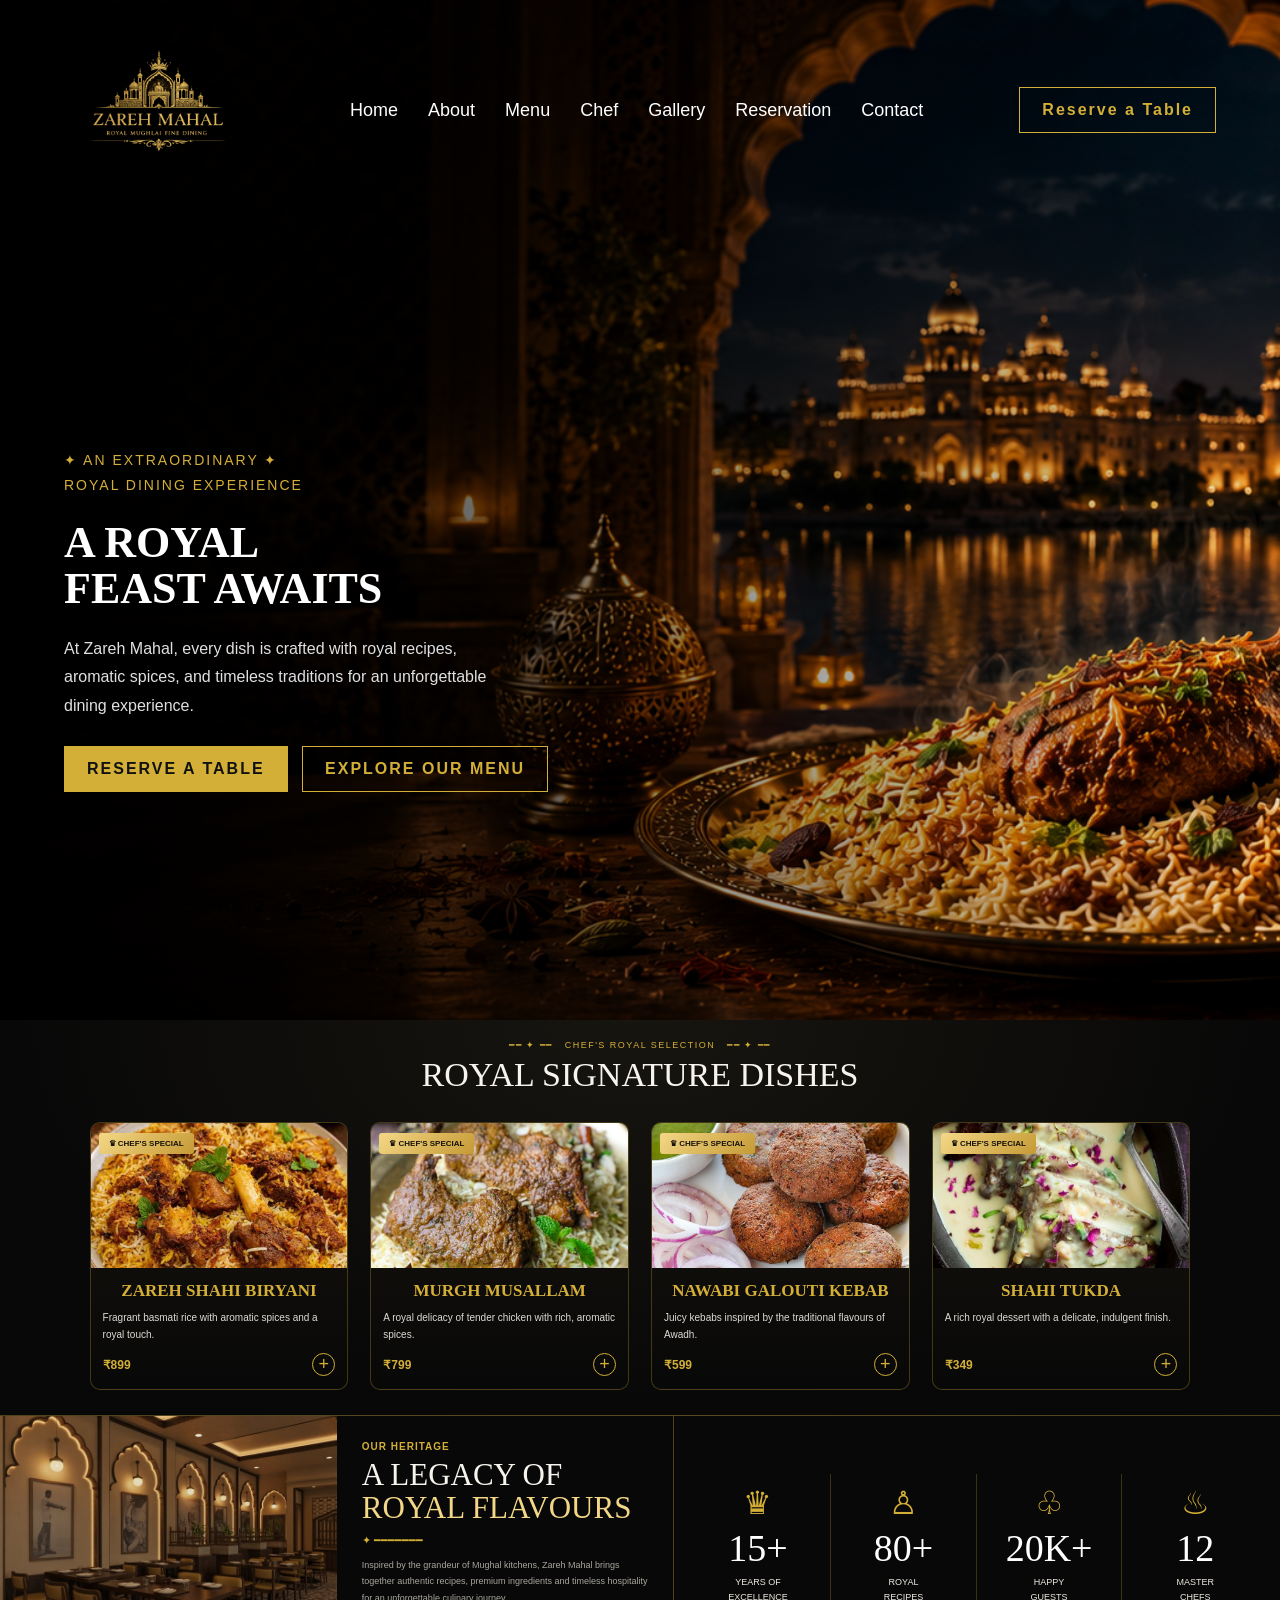
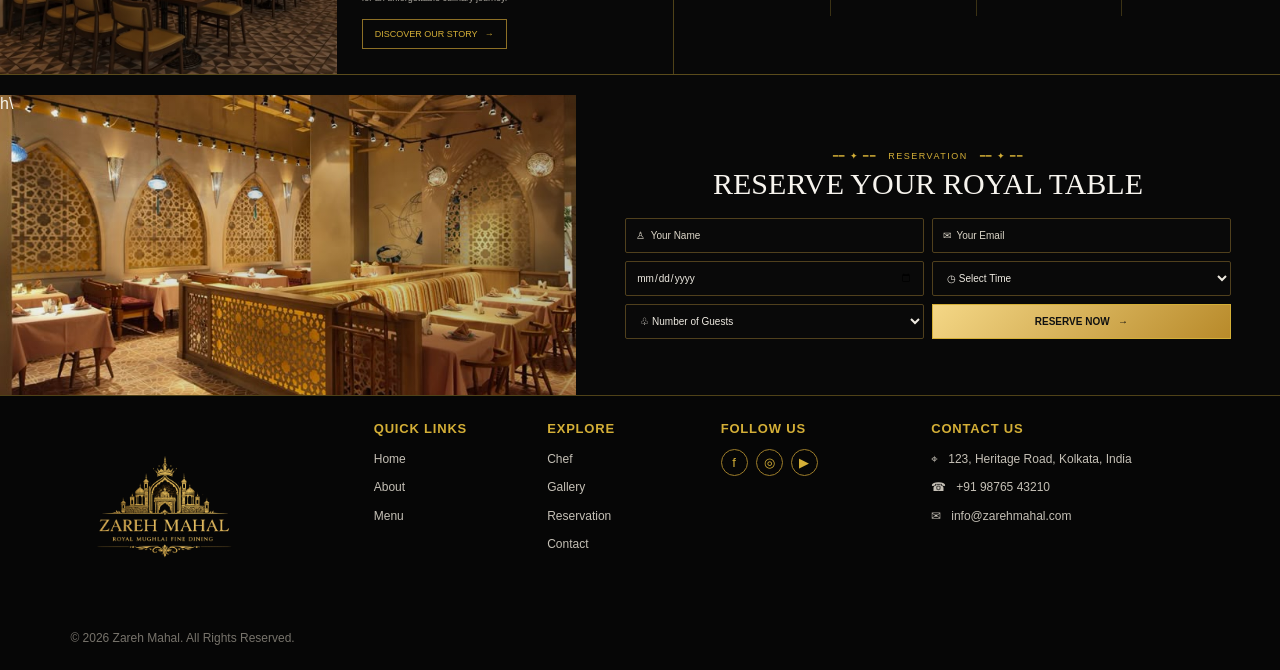
<file: index.html>
<!DOCTYPE html>
<html lang="en">
<head>
    <meta charset="UTF-8">
    <meta name="viewport" content="width=device-width, initial-scale=1.0">
    <title>Zareh Mahal | Royal Mughlai Fine Dining</title>
    <link rel="stylesheet" href="styles.css">
</head>

<body>

    <section class="hero">

    <!-- Navbar -->
    <nav class="navbar">
        <div class="logo">
            <img src="pictures/zareh mahal logo.png"
                 alt="Zareh Mahal Logo">
        </div>

        <ul class="nav-links">
            <li><a href="#home">Home</a></li>
            <li><a href="#about">About</a></li>
            <li><a href="menu.html">Menu</a></li>
            <li><a href="#chef">Chef</a></li>
            <li><a href="#gallery">Gallery</a></li>
            <li><a href="#reservation">Reservation</a></li>
            <li><a href="#contact">Contact</a></li>
        </ul>

        <button class="reserve" onclick="window.location.href='#reservation'">Reserve a Table</button>
    </nav>

    <!-- Hero content -->
    <div class="hero-container">
        <div class="hero-content">

            <span class="tagline">
                ✦ AN EXTRAORDINARY ✦
                <br>
                ROYAL DINING EXPERIENCE
            </span>

            <h1>
                A ROYAL<br>
                FEAST AWAITS
            </h1>

            <p>
                At Zareh Mahal, every dish is crafted with royal
                recipes, aromatic spices, and timeless traditions
                for an unforgettable dining experience.
            </p>

            <button class="btn1" onclick="window.location.href='#reservation'">RESERVE A TABLE</button>
            <a href="menu.html">
                <button class="btn2">EXPLORE OUR MENU</button>
            </a>

        </div>
    </div>

</section>


    <!-- SIGNATURE DISHES -->
    <section class="signature-section" id="gallery">

        <div class="section-heading">
            <span>━━ ✦ ━━ &nbsp; CHEF'S ROYAL SELECTION &nbsp; ━━ ✦ ━━</span>
            <h2>ROYAL SIGNATURE DISHES</h2>
        </div>

        <div class="dish-container">

            <article class="dish-card">
                <div class="dish-image">
                    <img
                        src="pictures/Zareh Shahi Biryani.jpg"
                        alt="Royal biryani"
                    >
                    <span class="special-badge">♛ CHEF'S SPECIAL</span>
                </div>

                <div class="dish-info">
                    <h3>ZAREH SHAHI BIRYANI</h3>
                    <p>Fragrant basmati rice with aromatic spices and a royal touch.</p>
                    <div class="dish-bottom">
                        <strong>₹899</strong>
                        <a href="menu.html" class="plus-button" aria-label="Explore biryani">+</a>
                    </div>
                </div>
            </article>


            <article class="dish-card">
                <div class="dish-image">
                    <img
                        src="pictures/Murgh Musallam.jpg"
                        alt="Roasted chicken"
                    >
                    <span class="special-badge">♛ CHEF'S SPECIAL</span>
                </div>

                <div class="dish-info">
                    <h3>MURGH MUSALLAM</h3>
                    <p>A royal delicacy of tender chicken with rich, aromatic spices.</p>
                    <div class="dish-bottom">
                        <strong>₹799</strong>
                        <a href="menu.html" class="plus-button" aria-label="Explore chicken dishes">+</a>
                    </div>
                </div>
            </article>


            <article class="dish-card">
                <div class="dish-image">
                    <img
                        src="pictures/Galouti Kebab.jpg"
                        alt="Kebab platter"
                    >
                    <span class="special-badge">♛ CHEF'S SPECIAL</span>
                </div>

                <div class="dish-info">
                    <h3>NAWABI GALOUTI KEBAB</h3>
                    <p>Juicy kebabs inspired by the traditional flavours of Awadh.</p>
                    <div class="dish-bottom">
                        <strong>₹599</strong>
                        <a href="menu.html" class="plus-button" aria-label="Explore kebabs">+</a>
                    </div>
                </div>
            </article>


            <article class="dish-card">
                <div class="dish-image">
                    <img
                        src="pictures/Shahi Tukda.jpg"
                        alt="Royal dessert"
                    >
                    <span class="special-badge">♛ CHEF'S SPECIAL</span>
                </div>

                <div class="dish-info">
                    <h3>SHAHI TUKDA</h3>
                    <p>A rich royal dessert with a delicate, indulgent finish.</p>
                    <div class="dish-bottom">
                        <strong>₹349</strong>
                        <a href="menu.html" class="plus-button" aria-label="Explore desserts">+</a>
                    </div>
                </div>
            </article>

        </div>
    </section>


    <!-- HERITAGE SECTION -->
    <section class="heritage-section" id="about">

        <div class="heritage-image"></div>

        <div class="heritage-content">
            <span class="eyebrow">OUR HERITAGE</span>

            <h2>
                A LEGACY OF
                <span>ROYAL FLAVOURS</span>
            </h2>

            <div class="small-divider">✦ ━━━━━━━</div>

            <p>
                Inspired by the grandeur of Mughal kitchens,
                Zareh Mahal brings together authentic recipes,
                premium ingredients and timeless hospitality
                for an unforgettable culinary journey.
            </p>

            <a href="#contact" class="small-button">
                DISCOVER OUR STORY &nbsp; →
            </a>
        </div>

        <div class="stats-container" id="chef">

            <div class="stat">
                <span class="stat-icon">♛</span>
                <strong>15+</strong>
                <p>YEARS OF<br>EXCELLENCE</p>
            </div>

            <div class="stat">
                <span class="stat-icon">♙</span>
                <strong>80+</strong>
                <p>ROYAL<br>RECIPES</p>
            </div>

            <div class="stat">
                <span class="stat-icon">♧</span>
                <strong>20K+</strong>
                <p>HAPPY<br>GUESTS</p>
            </div>

            <div class="stat">
                <span class="stat-icon">♨</span>
                <strong>12</strong>
                <p>MASTER<br>CHEFS</p>
            </div>

        </div>
    </section>


    <!-- RESERVATION SECTION -->
    <section class="reservation-section" id="reservation">

        <div class="reservation-image">h\</div>

        <div class="reservation-content">

            <div class="section-heading">
                <span>━━ ✦ ━━ &nbsp; RESERVATION &nbsp; ━━ ✦ ━━</span>
                <h2>RESERVE YOUR ROYAL TABLE</h2>
            </div>

            <form class="reservation-form" action="#" method="get">

                <input
                    type="text"
                    name="name"
                    placeholder="♙  Your Name"
                    aria-label="Your name"
                    required
                >

                <input
                    type="email"
                    name="email"
                    placeholder="✉  Your Email"
                    aria-label="Your email"
                    required
                >

                <input
                    type="date"
                    name="date"
                    aria-label="Reservation date"
                    required
                >

                <select name="time" aria-label="Reservation time" required>
                    <option value=""disabled selected>◷ Select Time</option>
                    <option>12:00 PM</option>
                    <option>1:00 PM</option>
                    <option>2:00 PM</option>
                    <option>7:00 PM</option>
                    <option>8:00 PM</option>
                    <option>9:00 PM</option>
                </select>

                <select name="guests" aria-label="Number of guests" required>
                    <option value=""disabled selected>♧ Number of Guests</option>
                    <option>1 Guest</option>
                    <option>2 Guests</option>
                    <option>3 Guests</option>
                    <option>4 Guests</option>
                    <option>5 Guests</option>
                    <option>6+ Guests</option>
                </select>

                <button type="submit" class="reserve-submit">
                    RESERVE NOW &nbsp; →
                </button>

            </form>
        </div>
    </section>


    <!-- FOOTER -->
    <footer class="footer" id="contact">

        <div class="footer-brand">
            <a href="#home" class="logo">
                <img src="pictures/zareh mahal logo.png" alt="">
            </a>

            <p>© 2026 Zareh Mahal. All Rights Reserved.</p>
        </div>

        <div class="footer-column">
            <h4>QUICK LINKS</h4>
            <a href="#home">Home</a>
            <a href="#about">About</a>
            <a href="menu.html">Menu</a>
        </div>

        <div class="footer-column">
            <h4>EXPLORE</h4>
            <a href="#chef">Chef</a>
            <a href="#gallery">Gallery</a>
            <a href="#reservation">Reservation</a>
            <a href="#contact">Contact</a>
        </div>

        <div class="footer-column">
            <h4>FOLLOW US</h4>
            <div class="social-links">
                <a href="https://www.facebook.com/" aria-label="Facebook">f</a>
                <a href="https://www.instagram.com/" aria-label="Instagram">◎</a>
                <a href="https://www.youtube.com/" aria-label="YouTube">▶</a>
            </div>
        </div>

        <div class="footer-column contact-column">
            <h4>CONTACT US</h4>
            <p>⌖ &nbsp; 123, Heritage Road, Kolkata, India</p>
            <p>☎ &nbsp; +91 98765 43210</p>
            <p>✉ &nbsp; info@zarehmahal.com</p>
        </div>

    </footer>

</body>
</html>
</file>
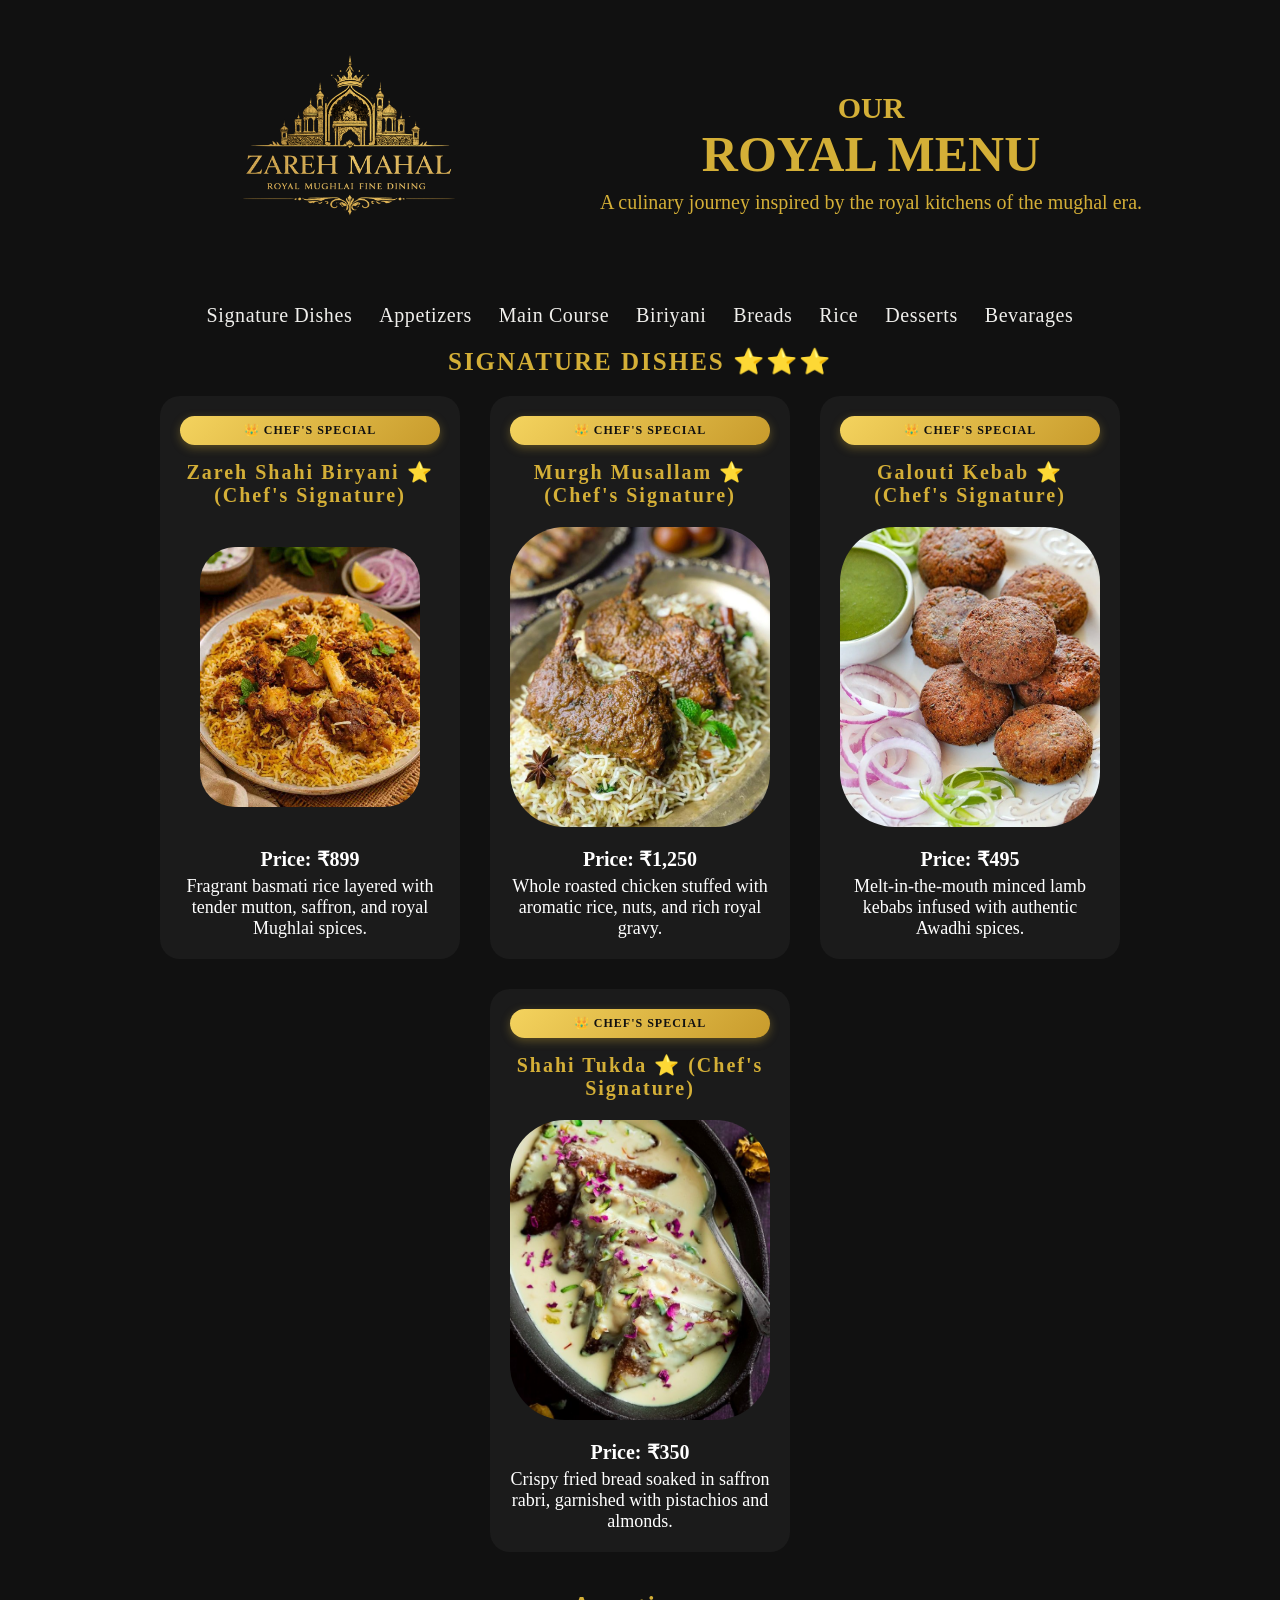
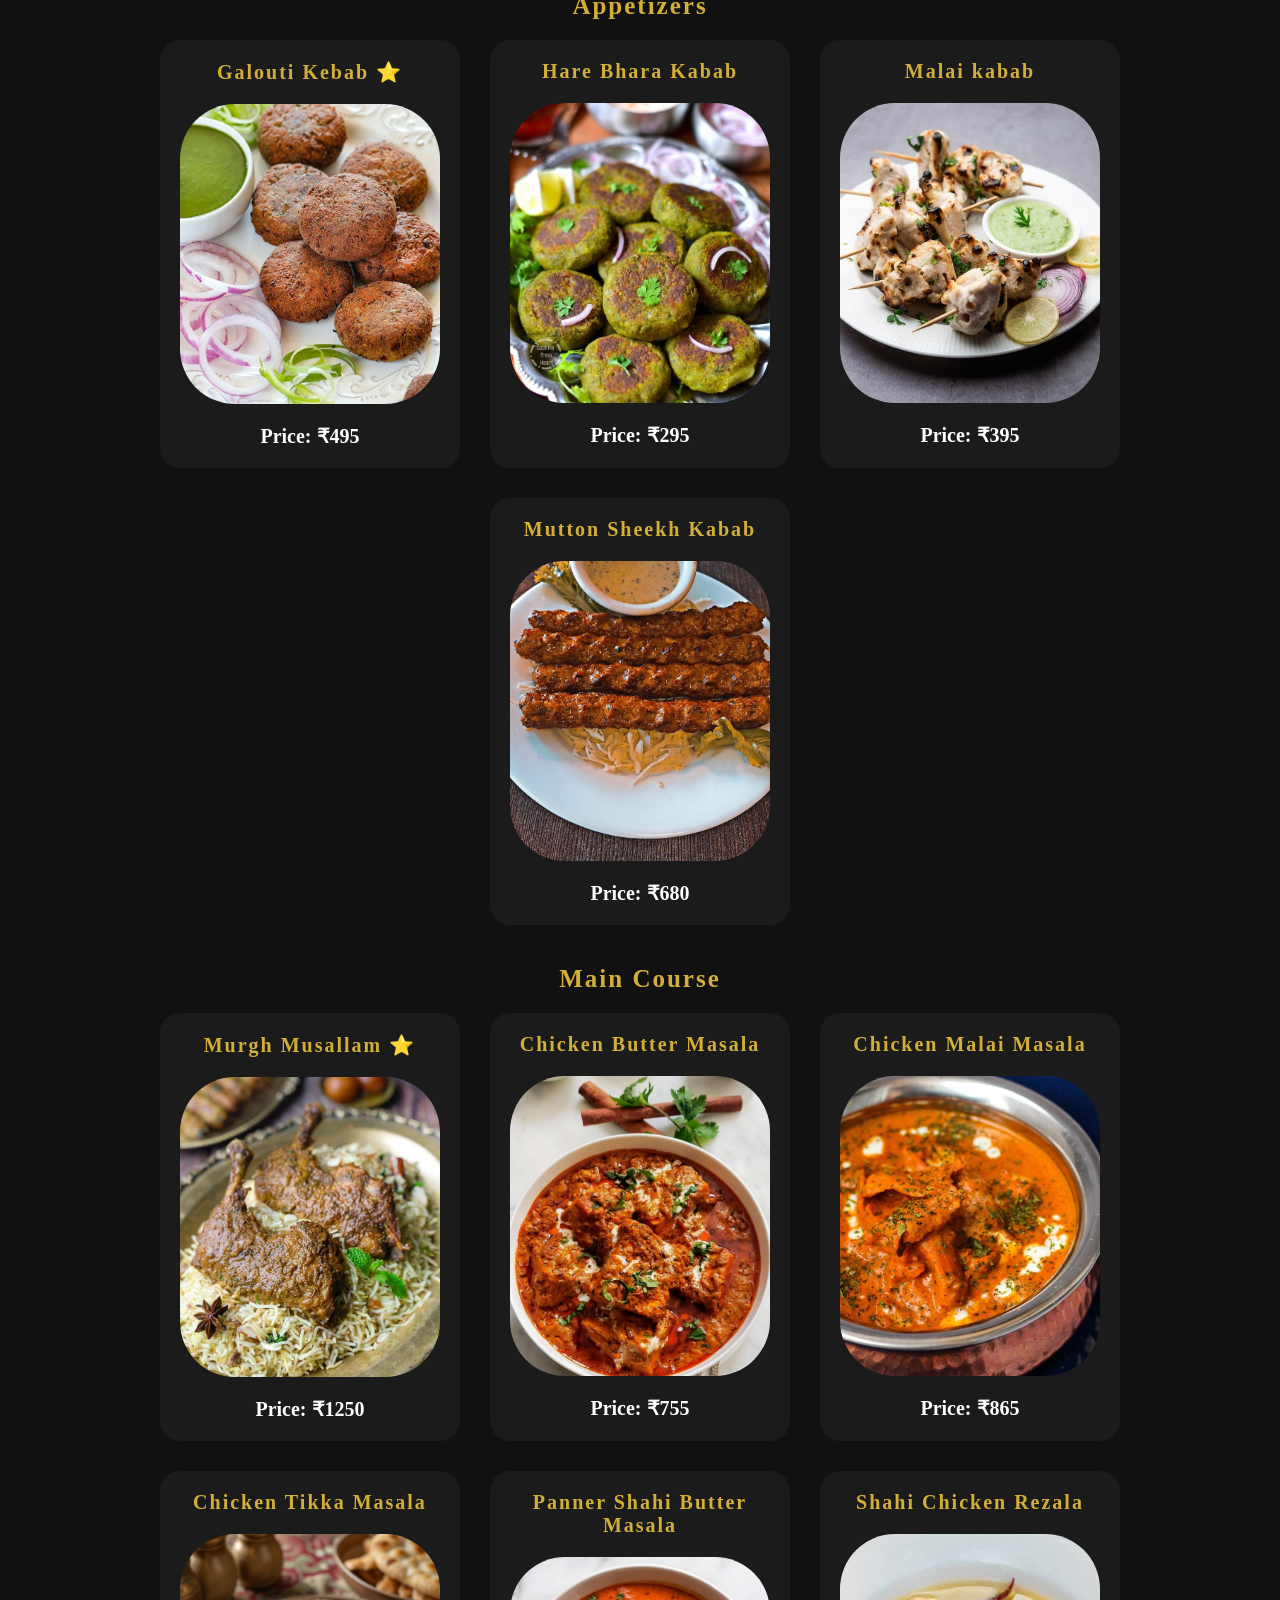
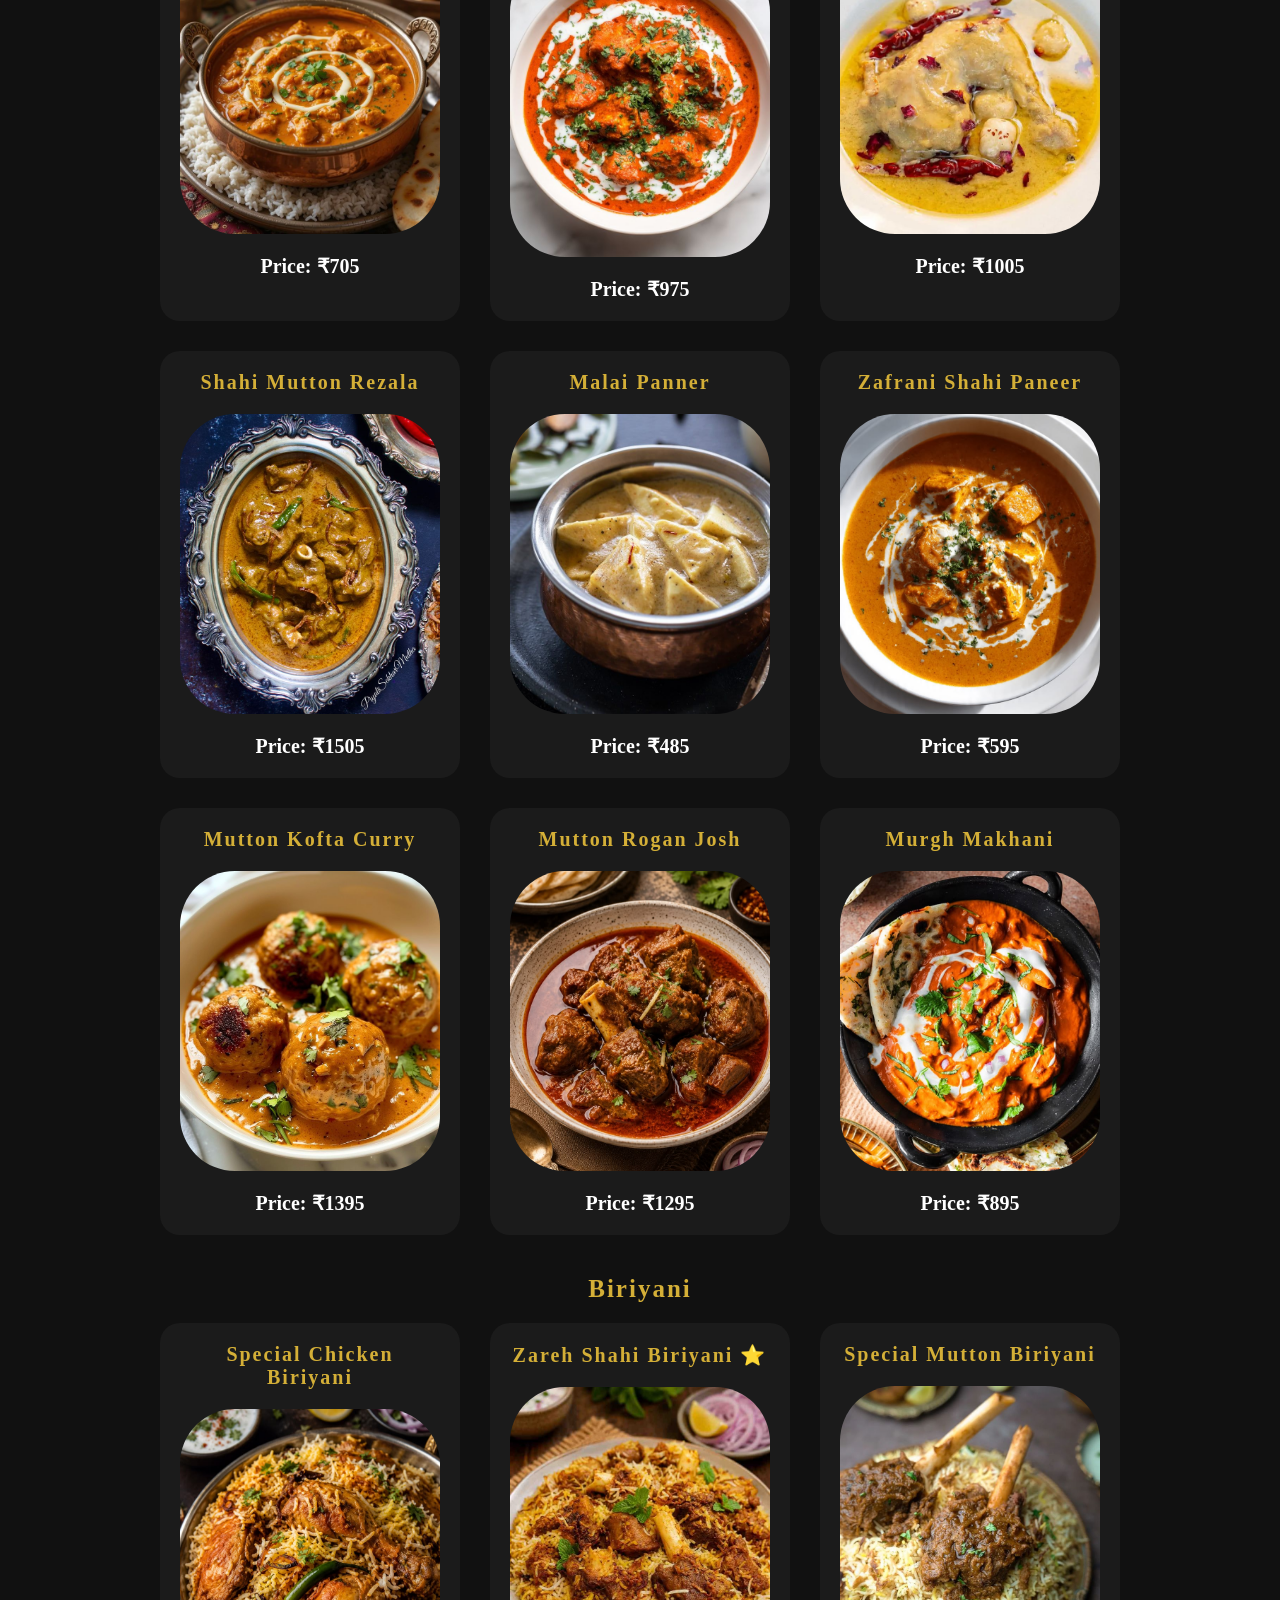
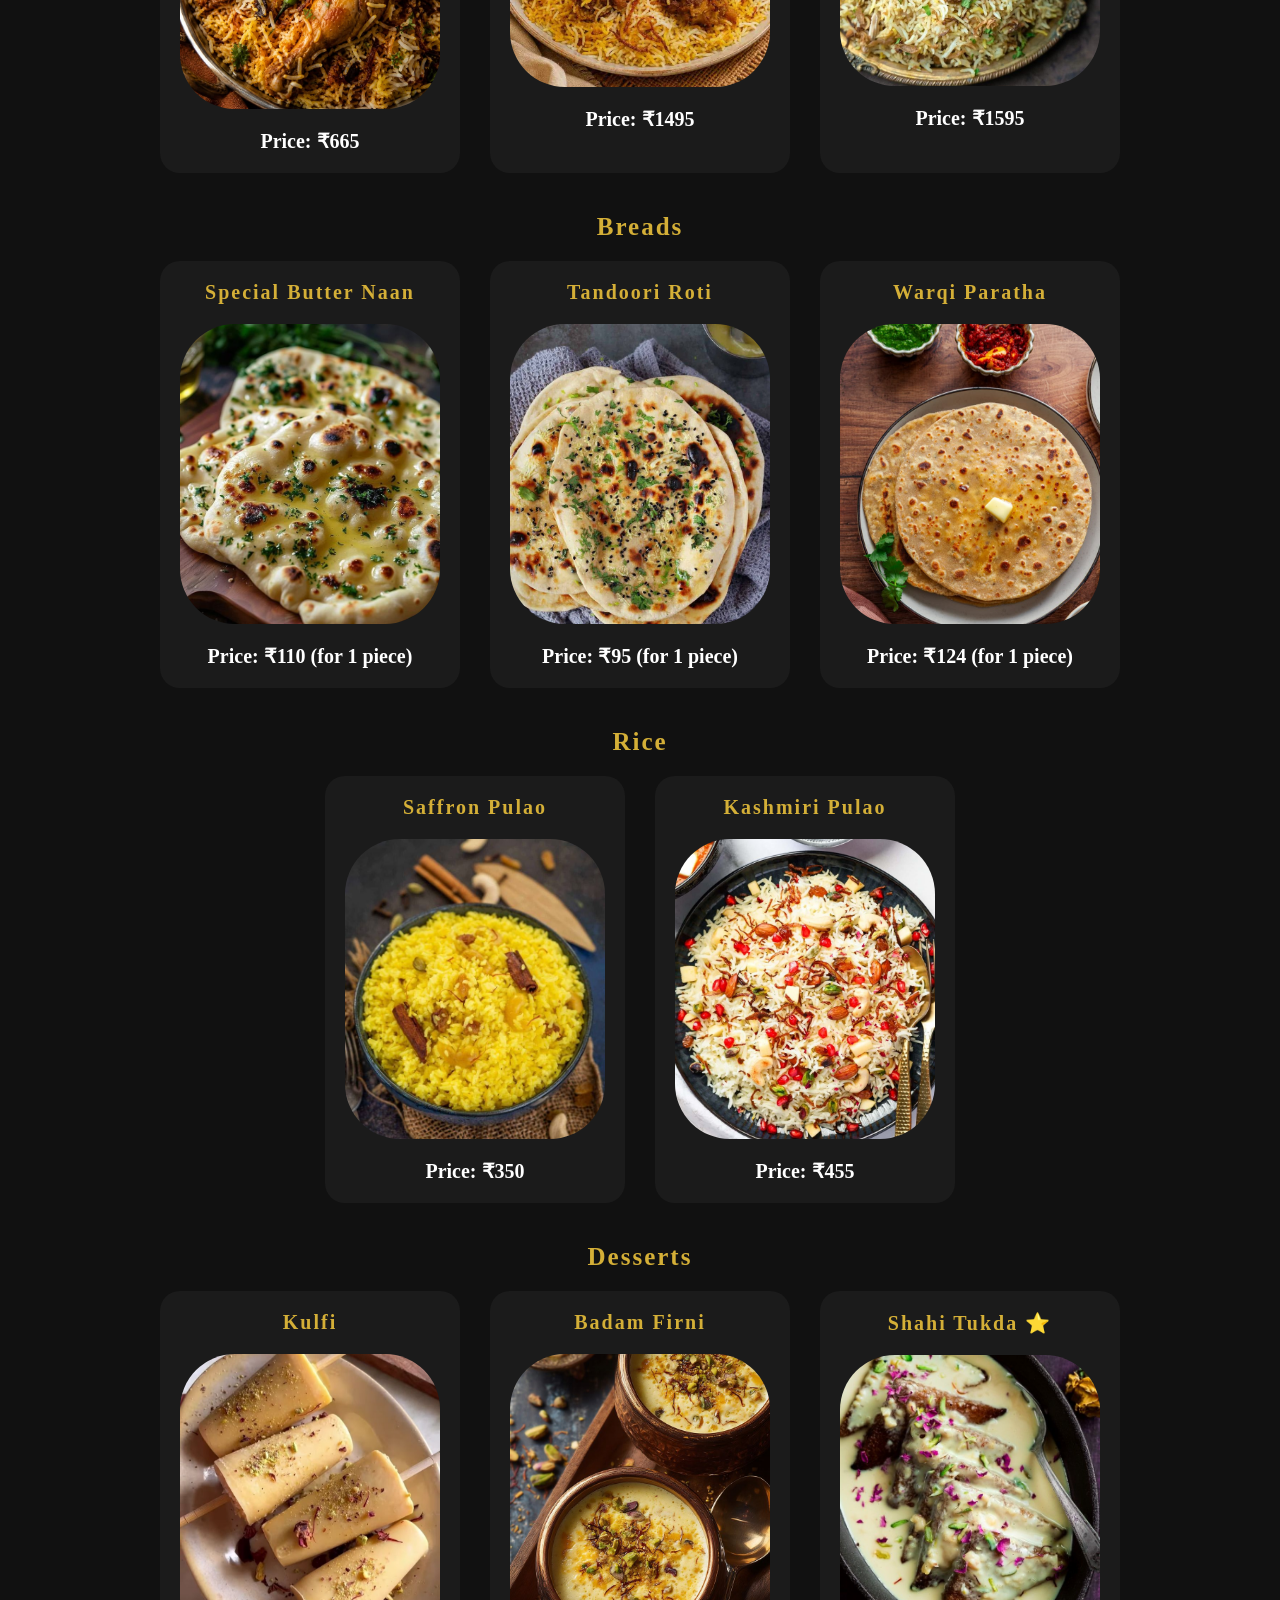
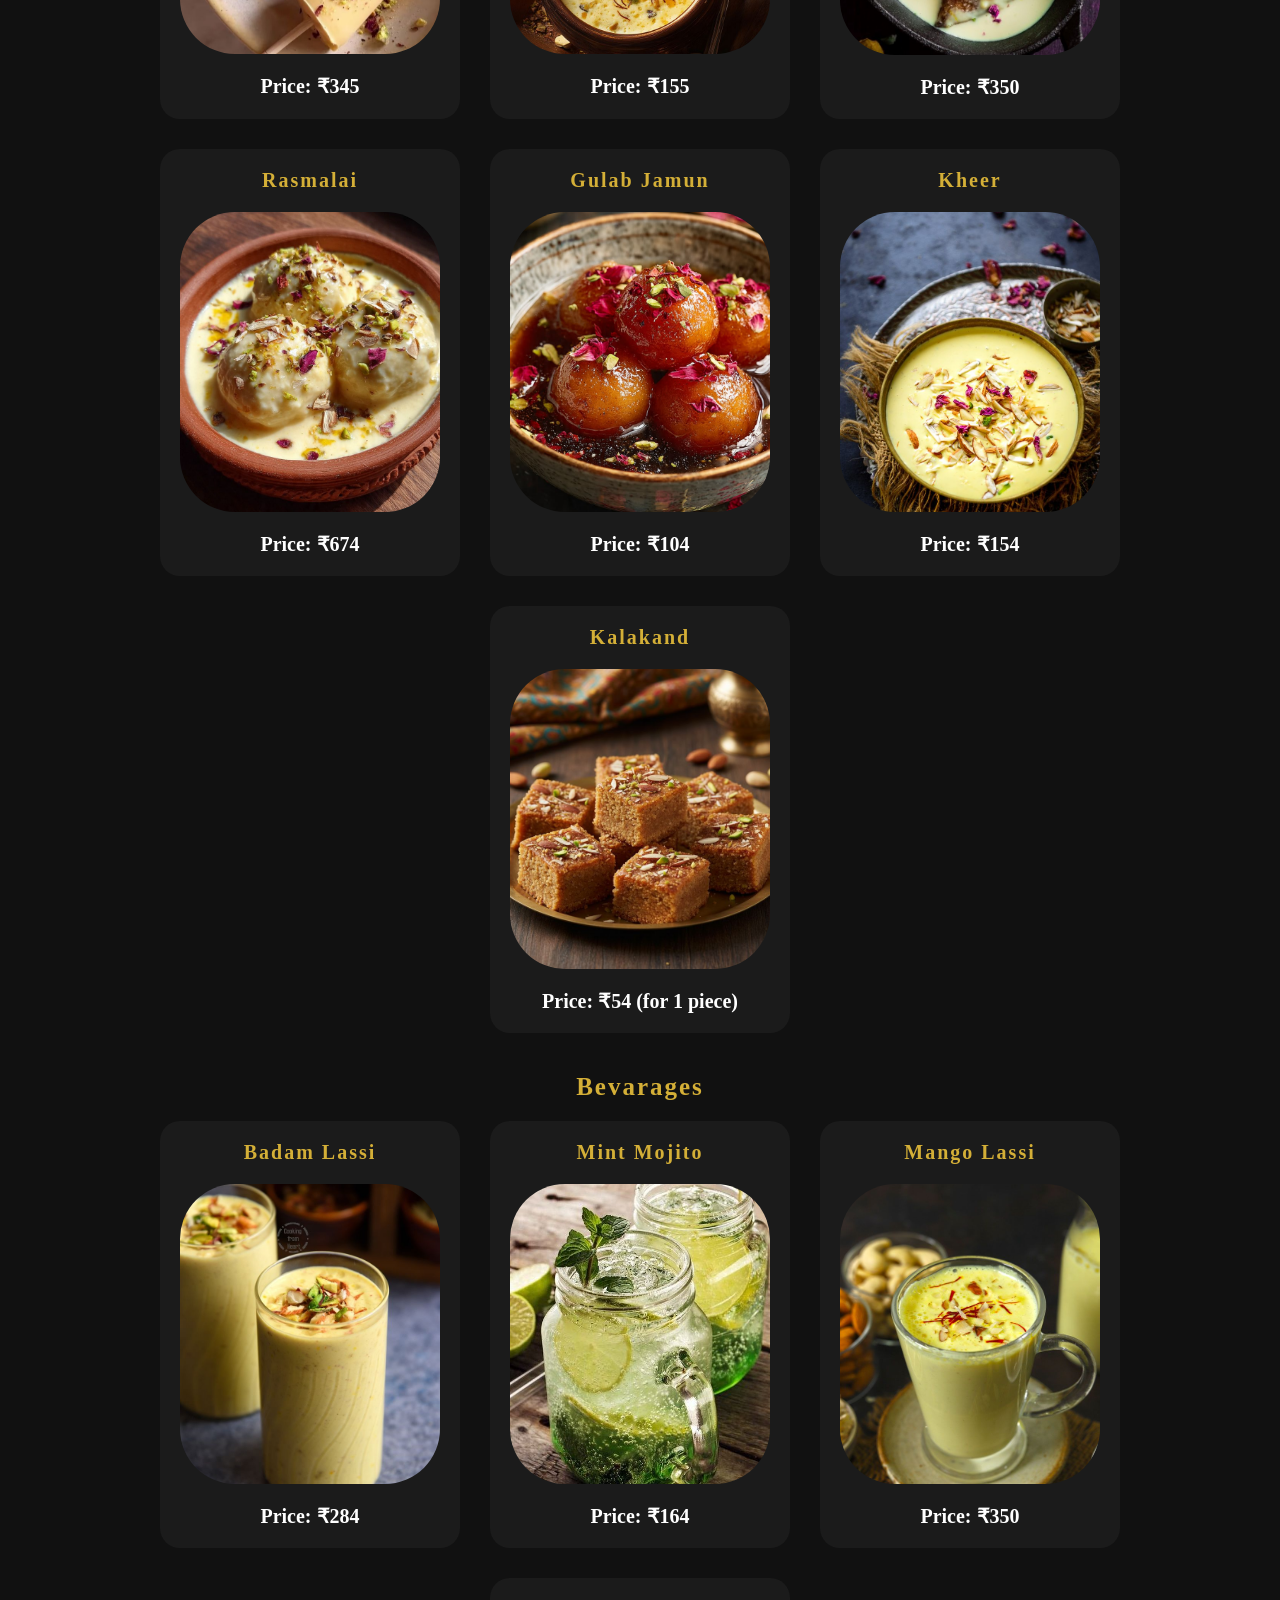
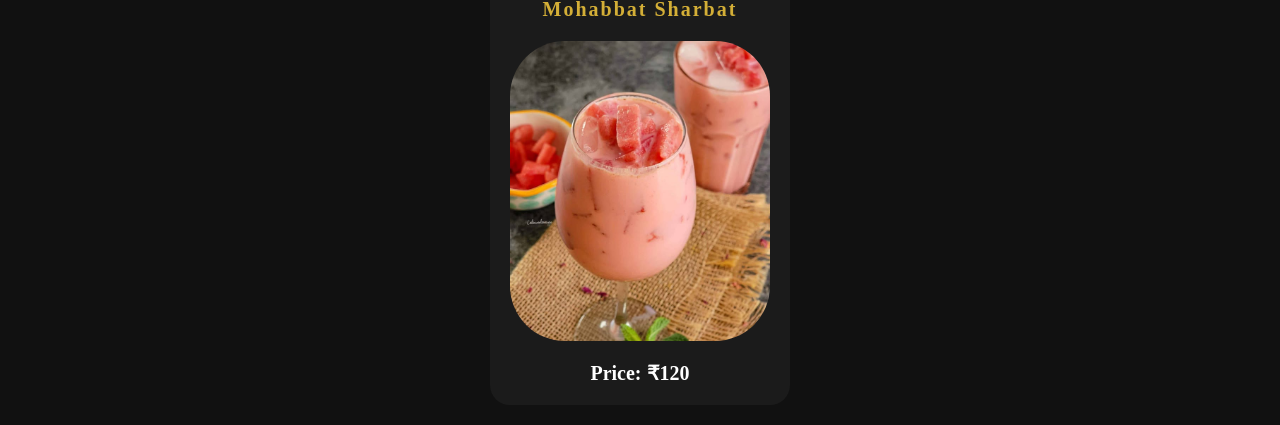
<file: menu.html>
<!DOCTYPE html>
<html lang="en">
    <head>
        <meta charset="UTF-8">
        <meta name="viewport" content="width=device-width, initial scale=1.0">
        <title>ZAREH-MAHAL MENU</title>
        <link rel="icon" type="pictures/png" href="pictures/zareh mahal logo.png">
        <link rel="stylesheet" href="menustyles.css"> 
    </head>
    <body>
        <header>
            <div class="menu">
                <div class="menu-logo">
                    <img src="pictures/zareh mahal logo.png" alt="resturant logo">
                </div>
                <div class="menuheader">
                    <H3>OUR</H3>
                    <h1>ROYAL MENU</h1>
                    <P>A culinary journey inspired by the royal kitchens of the mughal era.</P>
                </div>
            </div>
             <nav class="menunavbar">
                <a href="#signaturedishes">Signature Dishes</a>
                <a href="#appetizers">Appetizers</a>
                <a href="#maincourse">Main Course</a>
                <a href="#Biriyani">Biriyani</a>
                <a href="#breads">Breads</a>
                <a href="#rice">Rice</a>
                <a href="#desserts">Desserts</a>
                <a href="#bevarages">Bevarages</a>
            </nav>
        </header>
        <main>
            <section id="signaturedishes" class="signature-dishes">
                <h2>SIGNATURE DISHES ⭐⭐⭐</h2>
                <div class="card-container">

                    <div class="card">
                        <span class="badge">👑 CHEF'S SPECIAL</span>
                        <h2>Zareh Shahi Biryani ⭐ (Chef's Signature)</h2>
                        <img class="biriyani" src="pictures/Zareh Shahi Biryani.jpg" alt="signature dishes 1">
                        <h3>Price: ₹899</h3>
                        <p>Fragrant basmati rice layered with tender mutton, saffron, and royal Mughlai spices.</p>
                    </div>

                    <div class="card">
                        <span class="badge">👑 CHEF'S SPECIAL</span>
                        <h2>Murgh Musallam ⭐ (Chef's Signature)</h2>
                        <img class="murgh"src="pictures/Murgh Musallam.jpg" alt="signature dishes 1">
                        <h3>Price: ₹1,250</h3>
                        <p>Whole roasted chicken stuffed with aromatic rice, nuts, and rich royal gravy.</p>
                    </div>

                    <div class="card">
                        <span class="badge">👑 CHEF'S SPECIAL</span>
                        <div class="uppercard1">
                        <h2>Galouti Kebab ⭐ (Chef's Signature)</h2>
                        </div>
                        <img class="kabab" src="pictures/Galouti Kebab.jpg" alt="signature dishes 3">
                        <h3>Price: ₹495</h3>
                        <p>Melt-in-the-mouth minced lamb kebabs infused with authentic Awadhi spices.</p>
                    </div>

                    <div class="card">
                        <span class="badge">👑 CHEF'S SPECIAL</span>
                        <h2>Shahi Tukda ⭐ (Chef's Signature)</h2>
                        <img class="shahitukda" src="pictures/Shahi Tukda.jpg" alt="signature dishes 4">
                        <h3>Price: ₹350</h3>
                        <p>Crispy fried bread soaked in saffron rabri, garnished with pistachios and almonds.</p>
                    </div>

                </div>
            </section>
            <section class="appetizers1" id="appetizers">
                <h2>Appetizers</h2>
                <div class="card-container">

                        <div class="card">
                        <h2>Galouti Kebab ⭐</h2>
                        <img src="pictures/Galouti Kebab.jpg" alt="kabab1">
                        <h3>Price: ₹495</h3>
                        </div>

                        <div class="card">
                        <h2>Hare Bhara Kabab</h2>
                        <img src="pictures/hare bhara kabab.jpg" alt="kabab2">
                        <h3>Price: ₹295</h3>
                        </div>

                        <div class="card">
                        <h2>Malai kabab</h2>
                        <img src="pictures/malai kabab.jpg" alt="kabab3">
                        <h3>Price: ₹395</h3>
                        </div>

                        <div class="card">
                        <h2>Mutton Sheekh Kabab</h2>
                        <img src="pictures/mutton sheekh kabab.jpg" alt="kabab4">
                        <h3>Price: ₹680</h3>
                        </div>

                </div>
            </section>


            <section class="main-course" id="maincourse">
                <h2>Main Course</h2>
                <div class="card-container">
                        <div class="card">
                        <h2>Murgh Musallam ⭐</h2>
                        <img src="pictures/Murgh Musallam.jpg" alt="maincourse14">
                        <h3>Price: ₹1250</h3>
                        </div>

                        <div class="card">
                        <h2>Chicken Butter Masala</h2>
                        <img src="pictures/chicken butter masala.jpg" alt="maincourse1">
                        <h3>Price: ₹755</h3>
                        </div>

                        <div class="card">
                        <h2>Chicken Malai Masala</h2>
                        <img src="pictures/chicken malai masala.jpg" alt="maincourse2">
                        <h3>Price: ₹865</h3>
                        </div>

                        <div class="card">
                        <h2>Chicken Tikka Masala</h2>
                        <img src="pictures/Chicken Tikka Masala.jpg" alt="maincourse3">
                        <h3>Price: ₹705</h3>
                        </div>

                        <div class="card">
                        <h2>Panner Shahi Butter Masala</h2>
                        <img src="pictures/paneer shahi butter masala.jpg" alt="maincourse4">
                        <h3>Price: ₹975</h3>
                        </div>

                        <div class="card">
                        <h2>Shahi Chicken Rezala</h2>
                        <img src="pictures/shahi chicken rezala.jpg" alt="maincourse5">
                        <h3>Price: ₹1005</h3>
                        </div>

                        <div class="card">
                        <h2>Shahi Mutton Rezala</h2>
                        <img src="pictures/shahi mutton rezala.jpg" alt="maincourse5">
                        <h3>Price: ₹1505</h3>
                        </div>

                        <div class="card">
                        <h2>Malai Panner</h2>
                        <img src="pictures/Shahi Paneer.jpg" alt="maincourse6">
                        <h3>Price: ₹485</h3>
                        </div>

                        <div class="card">
                        <h2>Zafrani Shahi Paneer</h2>
                        <img src="pictures/Zafrani Shahi Paneer.jpg" alt="maincourse9">
                        <h3>Price: ₹595</h3>
                        </div>

                        <div class="card">
                        <h2>Mutton Kofta Curry</h2>
                        <img src="pictures/mutton kofta curry.jpg" alt="maincourse11">
                        <h3>Price: ₹1395</h3>
                        </div>

                        <div class="card">
                        <h2>Mutton Rogan Josh</h2>
                        <img src="pictures/mutton rogan josh.jpg" alt="maincourse12">
                        <h3>Price: ₹1295</h3>
                        </div>

                        <div class="card">
                        <h2>Murgh Makhani</h2>
                        <img src="pictures/Murgh Makhani.jpg" alt="maincourse13">
                        <h3>Price: ₹895</h3>
                        </div>
                    </div>
                </div>
            </section>


            <section id="Biriyani" class="biriyani">
                <h2>Biriyani</h2>
                <div class="card-container">
                    <div class="card">
                        <h2>Special Chicken Biriyani</h2>
                        <img src="pictures/special chicken biriyani.jpg" alt="maincourse7">
                        <h3>Price: ₹665</h3>
                    </div>

                    <div class="card">
                        <h2>Zareh Shahi Biriyani ⭐</h2>
                        <img src="pictures/Zareh Shahi Biryani.jpg" alt="maincourse8">
                        <h3>Price: ₹1495</h3>
                    </div>

                    <div class="card">
                        <h2>Special Mutton Biriyani</h2>
                        <img src="pictures/mutton biriyani.jpg" alt="b3">
                        <h3>Price: ₹1595</h3>
                    </div>
                </div>
            </section>


            <section id="breads" class="Breads">
                <h2>Breads</h2>
                <div class="card-container">
                    <div class="card">
                        <h2>Special Butter Naan</h2>
                        <img src="pictures/special butter naan.jpg" alt="breads1">
                        <h3>Price: ₹110 (for 1 piece)</h3>
                    </div>

                    <div class="card">
                        <h2>Tandoori Roti</h2>
                        <img src="pictures/tandoori roti.jpg" alt="breads2">
                        <h3>Price: ₹95 (for 1 piece)</h3>
                    </div>

                    <div class="card">
                        <h2>Warqi Paratha</h2>
                        <img src="pictures/Warqi Paratha.jpg" alt="breads3">
                        <h3>Price: ₹124 (for 1 piece)</h3>
                    </div>
                </div>
            </section>


            <section id="rice" class="rices">
                <h2>Rice</h2>
                <div class="card-container">
                    <div class="card">
                        <h2>Saffron Pulao</h2>
                        <img src="pictures/saffron pulao.jpg" alt="rices1">
                        <h3>Price: ₹350</h3>
                    </div>

                    <div class="card">
                        <h2>Kashmiri Pulao</h2>
                        <img src="pictures/kashmiri pulao.jpg" alt="rices2">
                        <h3>Price: ₹455</h3>
                    </div>
                </div>
            </section>


            <section id="desserts" class="misti">
                <h2>Desserts</h2>
                <div class="card-container">
                    <div class="card">
                        <h2>Kulfi</h2>
                        <img src="pictures/kulfi.jpg" alt="desserts1">
                        <h3>Price: ₹345</h3>
                    </div>

                    <div class="card">
                        <h2>Badam Firni</h2>
                        <img src="pictures/badam firni.jpg" alt="desserts2">
                        <h3>Price: ₹155</h3>
                    </div>

                    <div class="card">
                        <h2>Shahi Tukda ⭐</h2>
                        <img src="pictures/Shahi Tukda.jpg" alt="desserts3">
                        <h3>Price: ₹350</h3>
                    </div>

                    <div class="card">
                        <h2>Rasmalai</h2>
                        <img src="pictures/rasmalai.jpg" alt="desserts4">
                        <h3>Price: ₹674</h3>
                    </div>

                    <div class="card">
                        <h2>Gulab Jamun</h2>
                        <img src="pictures/gulab jamun.jpg" alt="desserts5">
                        <h3>Price: ₹104</h3>
                    </div>

                    <div class="card">
                        <h2>Kheer</h2>
                        <img src="pictures/rabdi.jfif" alt="desserts6">
                        <h3>Price: ₹154</h3>
                    </div>

                    <div class="card">
                        <h2>Kalakand</h2>
                        <img src="pictures/kalakand.jfif" alt="desserts7">
                        <h3>Price: ₹54 (for 1 piece)</h3>
                    </div>
                </div>
            </section>


            <section id="bevarages" class="bevarage">
                <h2>Bevarages</h2>
                <div class="card-container">
                    <div class="card">
                        <h2>Badam Lassi</h2>
                        <img src="pictures/badam lassi.jpg" alt="berages1">
                        <h3>Price: ₹284</h3>
                    </div>

                    <div class="card">
                        <h2>Mint Mojito</h2>
                        <img src="pictures/mint mojito.jpg" alt="bevarages2">
                        <h3>Price: ₹164</h3>
                    </div>

                    <div class="card">
                        <h2>Mango Lassi</h2>
                        <img src="pictures/mango lassi.jpg" alt="berages3">
                        <h3>Price: ₹350</h3>
                    </div>

                    <div class="card">
                        <h2>Mohabbat Sharbat</h2>
                        <img src="pictures/mohabbat sharbat.jpg" alt="bevarages3">
                        <h3>Price: ₹120</h3>
                    </div>
                </div>
            </section>
        </main>
    </body>
</html>
</file>
<file: styles.css>
/* =========================
   1. GLOBAL STYLES
========================= */

* {
    margin: 0;
    padding: 0;
    box-sizing: border-box;
}

:root {
    --gold: #d4af37;
    --gold-light: #f4d786;
    --black: #080808;
    --card-bg: #101010;
    --white: #f7f4ee;
    --muted: #bcb8af;
}

html {
    scroll-behavior: smooth;
    scroll-padding-top: 85px;
}

body {
    background: var(--black);
    color: var(--white);
    font-family: 'Poppins', sans-serif;
    overflow-x: hidden;
}

a {
    color: inherit;
    text-decoration: none;
}

img {
    display: block;
    max-width: 100%;
}

button,
input,
select {
    font: inherit;
}


/* =========================
   2. NAVBAR
========================= */

* {
    margin: 0;
    padding: 0;
    box-sizing: border-box;
}

.hero {
    z-index: 0;
    min-height: 100vh;
    background-image:
        linear-gradient(
            to right,
            rgba(0, 0, 0, 0.85) 0%,
            rgba(0, 0, 0, 0.55) 40%,
            rgba(0, 0, 0, 0.05) 100%
        ),
        url("pictures/Candlelit\ Biryani\ by\ the\ Palace\ Lake.png");

    background-size: cover;
    background-position: center;
    background-repeat: no-repeat;
}

/* Navbar */
.navbar {
    display: flex;
    align-items: center;
    justify-content: space-between;
    padding: 15px 5%;
    height: fit-content;
}

.logo img {
    width: 190px;
    display: block;
}

.nav-links {
    display: flex;
    align-items: center;
    gap: 30px;
    list-style: none;
;
}

.nav-links a {
    color: white;
    text-decoration: none;
    font-size: 18px;
    text-transform: capitalize;
    transition:0.45s ease-in;
}

.nav-links a:hover {
    color: #d4af37;
}

.reserve,
.btn1,
.btn2 {
    padding: 13px 22px;
    border: 1px solid #d4af37;
    cursor: pointer;
    font-weight: bold;
    letter-spacing: 2px;
    
}
.btn1{
    transition:0.35s ease-in;
}
.btn1:hover{
    color: #d4af37; 
    background: var(--black);
}

.reserve {
    background: transparent;
    color: #d4af37;
    transition: 0.3s ease;
}
.reserve:hover{
    background: var(--gold);
    color: #080808; 
}

/* Hero content */
.hero-container {
    min-height: calc(100vh - 100px);
    display: flex;
    align-items: center;
    padding: 40px 5%;
}

.hero-content {
    max-width: 550px;
    color: white;
}

.tagline {
    color: #d4af37;
    font-size: 14px;
    line-height: 1.8;
    letter-spacing: 2px;
}

.hero-content h1 {
    margin: 22px 0;
    font-family: Georgia, serif;
    font-size: 44px;
    line-height: 1.05;
}

.hero-content h1 br + * {
    color: #d4af37;
}

.hero-content p {
    max-width: 440px;
    margin-bottom: 25px;
    line-height: 1.8;
    color: #e0e0e0;
}

.btn1 {
    background: #d4af37;
    color: #111;
    margin-right: 10px;
}

.btn2 {
    background: transparent;
    color: #d4af37;
}


/* =========================
   4. SECTION HEADINGS
========================= */

.section-heading {
    text-align: center;
    margin-bottom: 28px;
}

.section-heading > span {
    display: block;
    color: var(--gold);
    font-size: 9px;
    font-weight: 500;
    letter-spacing: 1.5px;
    margin-bottom: 6px;
}

.section-heading h2 {
    font-family: 'Cormorant Garamond', serif;
    font-size: clamp(26px, 3vw, 34px);
    font-weight: 500;
    color: #f7f4ee;
}


/* =========================
   5. SIGNATURE DISHES
========================= */

.signature-section {
    padding: 20px 7% 25px;
    background:
        radial-gradient(
            ellipse at top,
            #171510 0%,
            #080808 70%
        );
    border-bottom: 1px solid rgba(212, 175, 55, 0.35);
}

.dish-container {
    display: grid;
    grid-template-columns: repeat(4, minmax(0, 1fr));
    gap: 22px;
}

.dish-card {
    min-width: 0;
    background: linear-gradient(
        180deg,
        #17140e,
        #080808
    );
    border: 1px solid rgba(212, 175, 55, 0.28);
    border-radius: 10px;
    overflow: hidden;
    transition: transform 0.35s ease, border-color 0.35s ease;
}

.dish-card:hover {
    transform: translateY(-6px);
    border-color: var(--gold);
}

.dish-image {
    position: relative;
    height: 145px;
    overflow: hidden;
}

.dish-image img {
    width: 100%;
    height: 100%;
    object-fit: cover;
    transition: transform 0.5s ease;
}

.dish-card:hover .dish-image img {
    transform: scale(1.07);
}

.special-badge {
    position: absolute;
    top: 10px;
    left: 8px;
    padding: 6px 10px;
    background: linear-gradient(
        135deg,
        #f4d786,
        #c59a35
    );
    color: #17120a;
    font-size: 8px;
    font-weight: 700;
    border-radius: 3px;
}

.dish-info {
    padding: 12px 12px 13px;
}

.dish-info h3 {
    font-family: 'Cormorant Garamond', serif;
    color: var(--gold);
    font-size: 17px;
    line-height: 1.3;
    text-align: center;
    margin-bottom: 7px;
}

.dish-info p {
    color: #dedbd4;
    font-size: 10px;
    line-height: 1.7;
    min-height: 34px;
}

.dish-bottom {
    display: flex;
    align-items: center;
    justify-content: space-between;
    margin-top: 10px;
}

.dish-bottom strong {
    color: var(--gold);
    font-size: 12px;
}

.plus-button {
    width: 23px;
    height: 23px;
    border: 1px solid var(--gold);
    border-radius: 50%;
    display: flex;
    align-items: center;
    justify-content: center;
    color: var(--gold);
    font-size: 18px;
    transition: 0.3s ease;
}

.plus-button:hover {
    background: var(--gold);
    color: #080808;
}


/* =========================
   6. HERITAGE SECTION
========================= */

.heritage-section {
    display: grid;
    grid-template-columns: 1fr 1fr 1.8fr;
    min-height: 225px;
    border-bottom: 1px solid rgba(212, 175, 55, 0.4);
}

.heritage-image {
    min-width: 100px;
    background-image:
        linear-gradient(
            0deg,
            rgba(0, 0, 0, 0.25),
            rgba(0, 0, 0, 0.05)
        ),
        url("pictures/interior\ 2.jpg");
    background-size: cover;
    background-position: center;
    background-repeat: no-repeat;
}

.heritage-content {
    padding: 25px 25px;
    display: flex;
    flex-direction: column;
    align-items: flex-start;
    justify-content: center;
    border-right: 1px solid rgba(212, 175, 55, 0.35);
}

.eyebrow {
    color: var(--gold);
    font-size: 10px;
    font-weight: 600;
    letter-spacing: 1px;
    margin-bottom: 7px;
}

.heritage-content h2 {
    font-family: 'Cormorant Garamond', serif;
    font-size: clamp(23px, 2.5vw, 31px);
    font-weight: 500;
    line-height: 1.05;
    color: #f7f4ee;
}

.heritage-content h2 span {
    display: block;
    color: var(--gold-light);
}

.small-divider {
    color: var(--gold);
    font-size: 11px;
    margin: 10px 0;
}

.heritage-content p {
    font-size: 9px;
    line-height: 1.8;
    color: #aaa69e;
    margin-bottom: 13px;
}

.small-button {
    display: inline-block;
    color: var(--gold);
    border: 1px solid #8d7026;
    padding: 9px 12px;
    font-size: 9px;
    font-weight: 500;
    transition: 0.3s ease;
}

.small-button:hover {
    background: var(--gold);
    color: #080808;
}

.stats-container {
    display: grid;
    grid-template-columns: repeat(4, minmax(0, 1fr));
    align-items: center;
    padding: 22px 12px;
}

.stat {
    text-align: center;
    padding: 10px 6px;
    border-right: 1px solid rgba(212, 175, 55, 0.25);
}

.stat:last-child {
    border-right: none;
}

.stat-icon {
    display: block;
    color: var(--gold);
    font-size: 32px;
    margin-bottom: 4px;
}

.stat strong {
    display: block;
    font-family: 'Cormorant Garamond', serif;
    font-size: clamp(27px, 3vw, 38px);
    font-weight: 500;
    color: #fff;
}

.stat p {
    color: #eeeae1;
    font-size: 9px;
    font-weight: 500;
    line-height: 1.7;
    margin-top: 5px;
}


/* =========================
   7. RESERVATION SECTION
========================= */

.reservation-section {
    padding-top: 20px;
    display: grid;
    grid-template-columns: 0.9fr 1.1fr;
    min-height: 220px;
    border-bottom: 1px solid rgba(212, 175, 55, 0.35);
}

.reservation-image {
    min-width: 200px;
    min-height: 300px;
    background-image:
        linear-gradient(
            90deg,
            rgba(0, 0, 0, 0.05),
            rgba(0, 0, 0, 0.25)
        ),
        url("pictures/72646.jpg");
    background-size: cover;
    background-position: center;
}

.reservation-content {
    padding: 23px 7%;
    display: flex;
    flex-direction: column;
    justify-content: center;
}

.reservation-content .section-heading {
    margin-bottom: 17px;
}

.reservation-content .section-heading h2 {
    font-size: clamp(22px, 2.6vw, 30px);
}

.reservation-form {
    display: grid;
    grid-template-columns: repeat(2, minmax(0, 1fr));
    gap: 8px;
}

.reservation-form input,
.reservation-form select {
    width: 100%;
    min-width: 0;
    height: 35px;
    padding: 0 10px;
    background: #090909;
    color: #eeeae1;
    border: 1px solid #50401d;
    border-radius: 2px;
    font-size: 10px;
    outline: none;
}

.reservation-form input:focus,
.reservation-form select:focus {
    border-color: var(--gold);
}

.reservation-form input::placeholder {
    color: #ddd7c9;
}

.reservation-form select option {
    background: #111;
    color: #fff;
}

.reserve-submit {
    width: 100%;
    min-height: 35px;
    border: 1px solid var(--gold);
    background: linear-gradient(
        135deg,
        #f4d786,
        #b88a2a
    );
    color: #111;
    font-size: 10px;
    font-weight: 600;
    cursor: pointer;
    transition: 0.3s ease;
}

.reserve-submit:hover {
    filter: brightness(1.12);
}


/* =========================
   8. FOOTER
========================= */

.footer {
    display: grid;
    grid-template-columns: 1.5fr 0.8fr 0.8fr 1fr 1.5fr;
    gap: 25px;
    padding: 25px 5.5%;
    background: #060606;
}

.footer-brand {
    display: flex;
    flex-direction: column;
    justify-content: space-between;
    gap: 20px;
}

.footer-brand .logo {
    align-items: flex-start;
}

.footer-brand .logo-symbol {
    font-size: 20px;
}

.footer-brand .logo-name {
    font-size: 22px;
}

.footer-brand .logo small {
    font-size: 7px;
}

.footer-brand > p {
    color: #77736b;
    font-size: 12px;
}

.footer-column {
    display: flex;
    flex-direction: column;
    align-items: flex-start;
    gap: 8px;
}

.footer-column h4 {
    color: var(--gold);
    font-size: 13px;
    letter-spacing: 0.8px;
    margin-bottom: 5px;
}

.footer-column > a,
.footer-column > p {
    color: #c5c0b6;
    font-size: 12px;
    line-height: 1.7;
    transition: color 0.3s ease;
}

.footer-column > a:hover {
    color: var(--gold);
}

.social-links {
    display: flex;
    gap: 8px;
}

.social-links a {
    width: 27px;
    height: 27px;
    border: 1px solid #9d7d2a;
    color: var(--gold);
    border-radius: 50%;
    display: flex;
    align-items: center;
    justify-content: center;
    font-size: 13px;
    transition: 0.3s ease;
}

.social-links a:hover {
    background: var(--gold);
    color: #080808;
}


/* =========================
   9. RESPONSIVE DESIGN
========================= */

@media (max-width: 1050px) {

    .navbar {
        flex-wrap: wrap;
        justify-content: space-between;
    }

    .nav-links {
        order: 3;
        width: 100%;
        flex-wrap: wrap;
        padding-top: 12px;
        gap: 18px;
    }

    .dish-container {
        grid-template-columns: repeat(2, minmax(0, 1fr));
    }

    .heritage-section {
        grid-template-columns: 1fr 1fr;
    }

    .stats-container {
        grid-column: 1 / -1;
        border-top: 1px solid rgba(212, 175, 55, 0.25);
    }

    .heritage-content {
        border-right: none;
    }

    .footer {
        grid-template-columns: repeat(3, minmax(0, 1fr));
    }
}


@media (max-width: 600px) {

    .navbar {
        padding: 15px 5%;
        gap: 15px;
    }

    .logo-name {
        font-size: 22px;
    }

    .nav-button {
        padding: 10px;
        font-size: 9px;
    }

    .nav-links {
        gap: 14px;
    }

    .nav-links a {
        font-size: 10px;
    }

    .nav-links a.active::after {
        bottom: -6px;
    }

    .hero {
        min-height: 490px;
        padding: 40px 6%;
        background-position: 62% center;
    }

    .hero-content {
        max-width: 100%;
    }

    .hero-content p {
        max-width: 330px;
        font-size: 11px;
    }

    .hero-tag {
        font-size: 9px;
        text-align: left;
    }

    .btn {
        padding: 12px 11px;
        font-size: 9px;
    }

    .signature-section {
        padding: 25px 5%;
    }

    .section-heading > span {
        font-size: 8px;
        letter-spacing: 0.8px;
    }

    .dish-container {
        grid-template-columns: repeat(2, minmax(0, 1fr));
        gap: 12px;
    }

    .dish-image {
        height: 125px;
    }

    .dish-info {
        padding: 10px;
    }

    .dish-info h3 {
        font-size: 15px;
    }

    .dish-info p {
        font-size: 9px;
    }

    .special-badge {
        font-size: 7px;
        padding: 5px;
    }

    .heritage-section {
        grid-template-columns: 1fr;
    }

    .heritage-image {
        min-height: 220px;
    }

    .heritage-content {
        padding: 25px 6%;
    }

    .stats-container {
        grid-template-columns: repeat(2, minmax(0, 1fr));
        padding: 15px 5%;
        row-gap: 15px;
    }

    .stat:nth-child(2) {
        border-right: none;
    }

    .stat-icon {
        font-size: 27px;
    }

    .reservation-section {
        grid-template-columns: 1fr;
    }

    .reservation-image {
        min-height: 200px;
    }

    .reservation-content {
        padding: 25px 5%;
    }

    .reservation-form {
        gap: 8px;
    }

    .reservation-form input,
    .reservation-form select {
        font-size: 9px;
        padding: 0 6px;
    }

    .footer {
        grid-template-columns: repeat(2, minmax(0, 1fr));
        padding: 25px 6%;
        gap: 25px 18px;
    }

    .footer-brand {
        grid-column: 1 / -1;
    }

    .contact-column {
        grid-column: 1 / -1;
    }
}
</file>
<file: menustyles.css>
*{
    margin: 0;
    padding: 0;
    box-sizing: border-box;
}
body{
    background-color: #111111;
    color: white;
    font-family: Georgia, serif;
}
.menu-logo img{
    margin-left: 200px;
    width:300px;
}
.menuheader h3{
    font-size: 30px;
    color: #d4af37;
    margin: 0;
}
.menuheader h1{
    font-size: 50px;
    color: #d4af37;
    margin: 0;
}
.menuheader p{
    font-size: 20px;
    color: #d4af37;
    margin-top: 8px;
}
.menu{
    display:flex;
    align-items: center;
    text-align: center;
    gap: 100px;
}
.menunavbar{
    display: flex;
    align-items: center;
    justify-content: center;
    gap: clamp(12px, 2.1vw, 30px);
}
.menunavbar a {
    font-size: 10px;
    font-weight: 500;
    letter-spacing: 0.6px;
    color: #f0efec;
    position: relative;
    transition: color 0.3s ease;
    font-size: 20px;
    text-decoration: none;
}

.menunavbar a:hover,
.menunavbar a.active {
    color: #d4af37;
}

.menunavbar a.active::after {
    content: "";
    width: 22px;
    height: 2px;
    position: absolute;
    bottom: -12px;
    left: 50%;
    transform: translateX(-50%);
    background: #d4af37;
}

.nav-button {
    border: 1px solid #d4af37;
    padding: 12px 17px;
    color: #d4af37;
    font-size: 10px;
    font-weight: 500;
    white-space: nowrap;
    transition: 0.3s ease;
}

.nav-button:hover {
    color: #080808;
    background: #d4af37;
}
.card-container{
    display:flex;
    flex-wrap: wrap;
    justify-content: center;
    gap: 30px;
    margin-top: 20px;
}
.card{
    width:300px;
    background:#1b1b1b;
    border-radius:20px;
    padding:20px;

    display:flex;
    flex-direction:column;
    transition: all 0.1s ease-in;
    cursor: pointer;
}
.card img{
    width: 100%;
    height: 300px;
    object-fit: cover;
    border-radius: 55px;

    transition: transform .5s ease;
}
.card:hover{
    transform: translateY(-12px) scale(1.03);
    box-shadow: 0 18px 40px rgba(91, 76, 21, 0.35);
    border: 1px solid #8a6e11;
}
.signature-dishes, .appetizers1, .main-course, .biriyani, .Breads, .rices, .misti, .bevarage {
    width:100%;
    padding: 20px;
}
.signature-dishes h2, .appetizers1 h2, .main-course h2, .biriyani h2, .Breads h2, .rices h2, .misti h2, .bevarage h2{
    text-align: center;
    font-size: 25px;
    margin-bottom: 10px;
    color: #d4af37;
    letter-spacing: 2px;
}
.card h2{      
    display: flex;
    justify-content: center;
    align-items: center;
    text-align: center;

    color: #d4af37;
    font-size: 20px;
    margin-bottom: 20px;

    transition: color .4s ease, text-shadow .4s ease;
}
.card:hover h2{
    color: #ffd95c;
    text-shadow: 0 0 15px rgba(212,175,55,.7);
}
.card h3{
    margin-top: 20px;
    font-size: 20px;
    color: white;
    display: flex;
    align-items: center;
    justify-content: center;
    text-align: center;

    transition: color .4s ease;
}
.card:hover{
    transform: translateY(-10px) scale(1.02);
    box-shadow: 0 20px 45px rgba(212,175,55,.35);
    border: 1px solid rgba(212,175,55,.6);
    background: linear-gradient(180deg,#222222, #1a1a1a
    );
}
.card p{
    margin-top: 5px;
    font-size: 18px;
    color: white;
    display: flex;
    align-items: center;
    justify-content: center;
    text-align: center;
}
.badge{
    display:inline-block;
    background:linear-gradient(135deg,#f4d35e,#c89b2c);
    color:#111;
    font-size:12px;
    font-weight:bold;
    padding:7px 14px;
    border-radius:20px;
    letter-spacing:1px;
    margin-bottom:15px;
    text-transform:uppercase;
    box-shadow:0 3px 10px rgba(212,175,55,.35);
    text-align: center;

    transition: all .4s ease;
}
.card:hover .badge{
    transform: scale(1.08);
    box-shadow: 0 0 20px rgba(212,175,55,.7);
}
</file>
